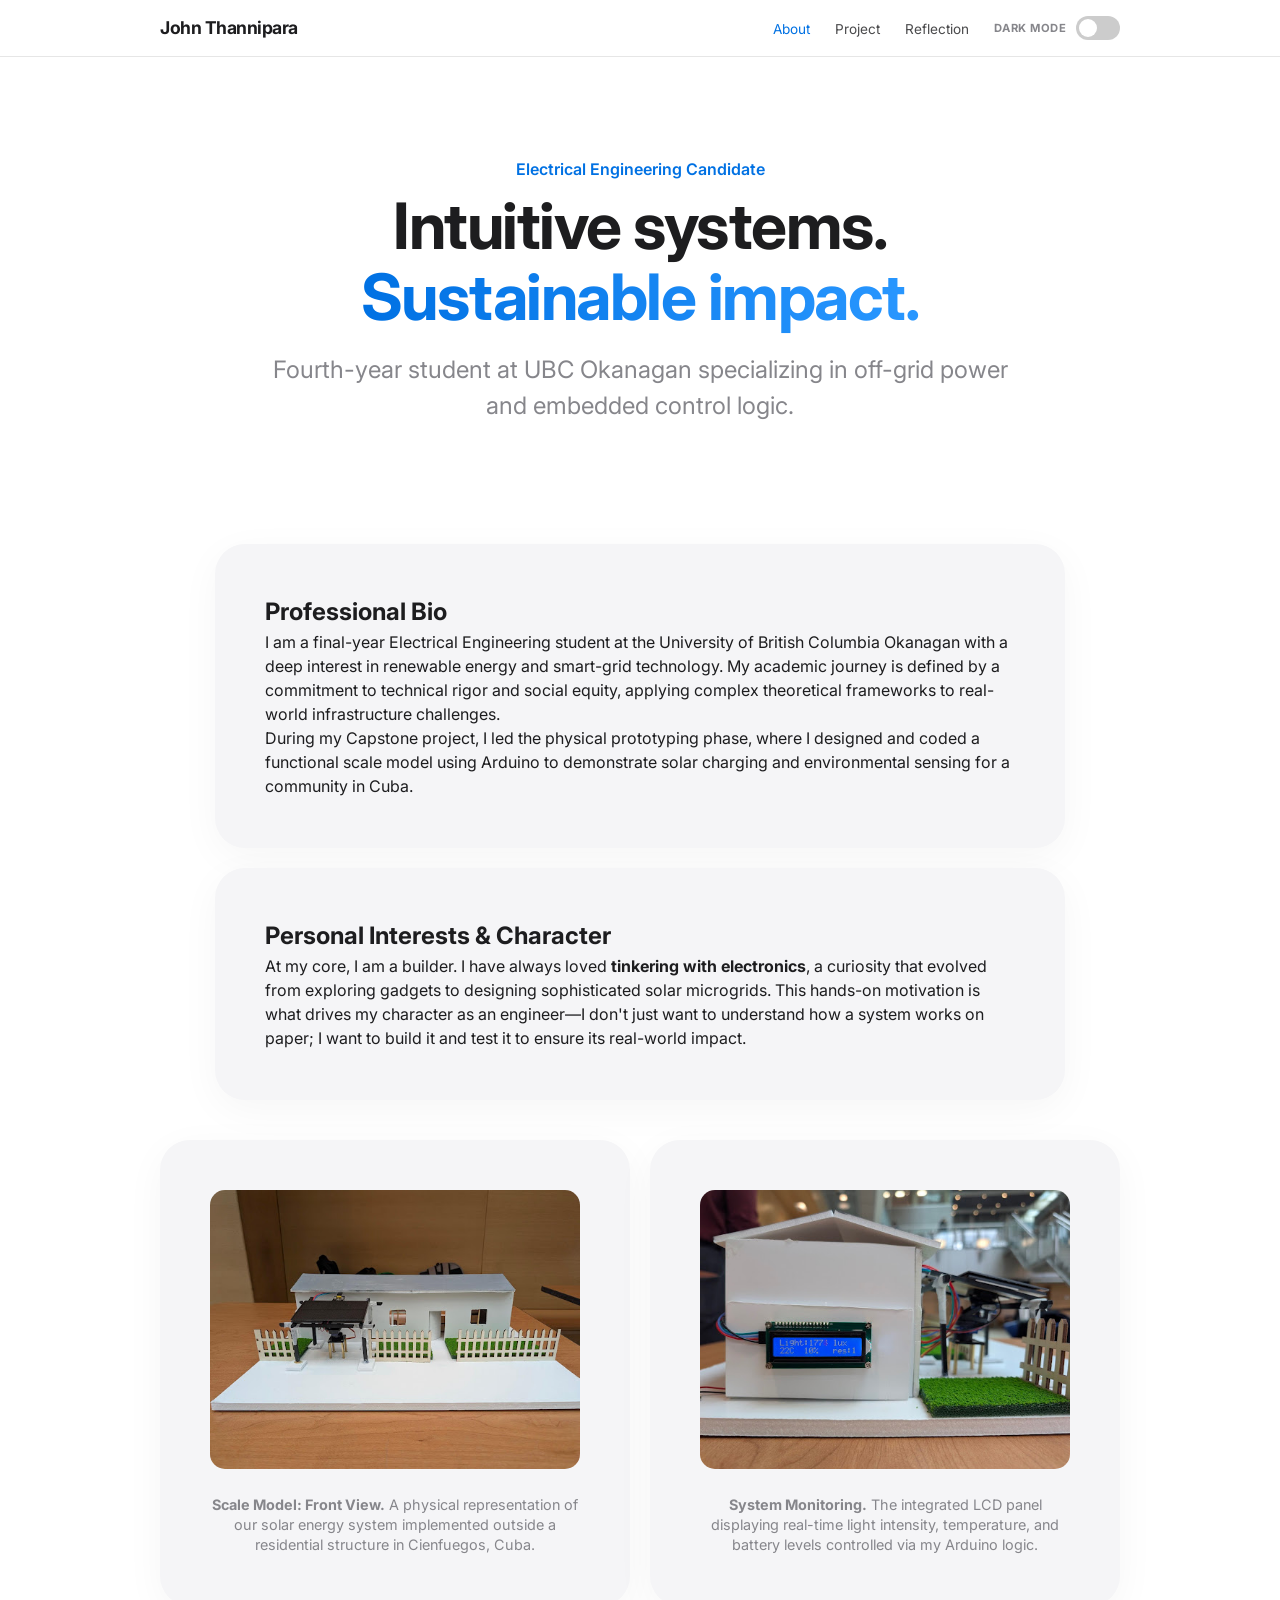
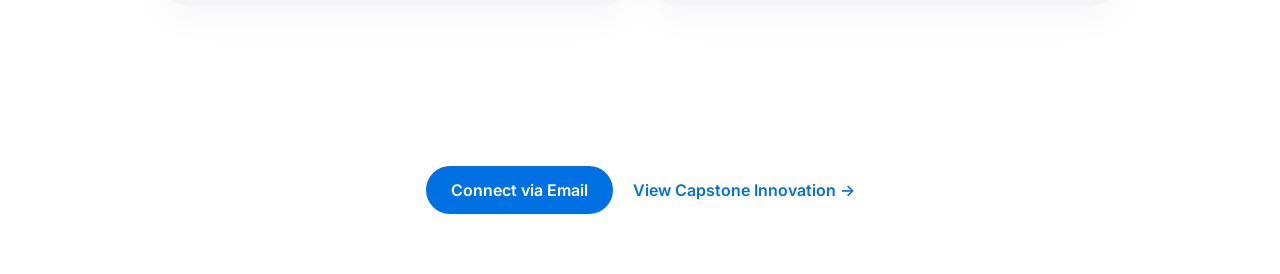
<file: index.html>
<!DOCTYPE html>
<html lang="en">
<head>
    <meta charset="UTF-8">
    <meta name="viewport" content="width=device-width, initial-scale=1.0">
    <title>About Me | John Thannipara</title>
    <link rel="stylesheet" href="style.css">
</head>
<body>
    <nav>
        <div class="nav-content">
            <div class="logo">John Thannipara</div>
            <ul>
                <li><a href="index.html" class="active">About</a></li>
                <li><a href="project.html">Project</a></li>
                <li><a href="reflection.html">Reflection</a></li>
                <li class="switch-container">
                    <span class="mode-label">Dark Mode</span>
                    <label class="theme-switch">
                        <input type="checkbox" id="theme-checkbox">
                        <span class="slider"></span>
                    </label>
                </li>
            </ul>
        </div>
    </nav>

    <main class="animate-fade">
        <section class="hero">
            <p class="eyebrow">Electrical Engineering Candidate</p>
            <h1>Intuitive systems. <br><span class="gradient-text">Sustainable impact.</span></h1>
            <p class="hero-subtext">Fourth-year student at UBC Okanagan specializing in off-grid power and embedded control logic.</p>
        </section>

        <section class="apple-card">
            <h2>Professional Bio</h2>
            <p>I am a final-year Electrical Engineering student at the University of British Columbia Okanagan with a deep interest in renewable energy and smart-grid technology. My academic journey is defined by a commitment to technical rigor and social equity, applying complex theoretical frameworks to real-world infrastructure challenges.</p>
            <p>During my Capstone project, I led the physical prototyping phase, where I designed and coded a functional scale model using Arduino to demonstrate solar charging and environmental sensing for a community in Cuba.</p>
        </section>

        <section class="apple-card">
            <h2>Personal Interests & Character</h2>
            <p>At my core, I am a builder. I have always loved <strong>tinkering with electronics</strong>, a curiosity that evolved from exploring gadgets to designing sophisticated solar microgrids. This hands-on motivation is what drives my character as an engineer—I don't just want to understand how a system works on paper; I want to build it and test it to ensure its real-world impact.</p>
        </section>

        <div class="grid-container">
            <div class="apple-card">
                <img src="model-front.jpg" alt="Front view of the solar scale model">
                <div class="caption"><strong>Scale Model: Front View.</strong> A physical representation of our solar energy system implemented outside a residential structure in Cienfuegos, Cuba.</div>
            </div>
            <div class="apple-card">
                <img src="model-led.jpg" alt="LCD panel showing system data">
                <div class="caption"><strong>System Monitoring.</strong> The integrated LCD panel displaying real-time light intensity, temperature, and battery levels controlled via my Arduino logic.</div>
            </div>
        </div>

        <section class="hero-mini">
            <div class="cta-group">
                <a href="mailto:your.email@ubc.ca" class="apple-btn">Connect via Email</a>
                <a href="project.html" class="link-btn">View Capstone Innovation →</a>
            </div>
        </section>
    </main>

    <script src="theme.js"></script>
</body>
</html>
</file>
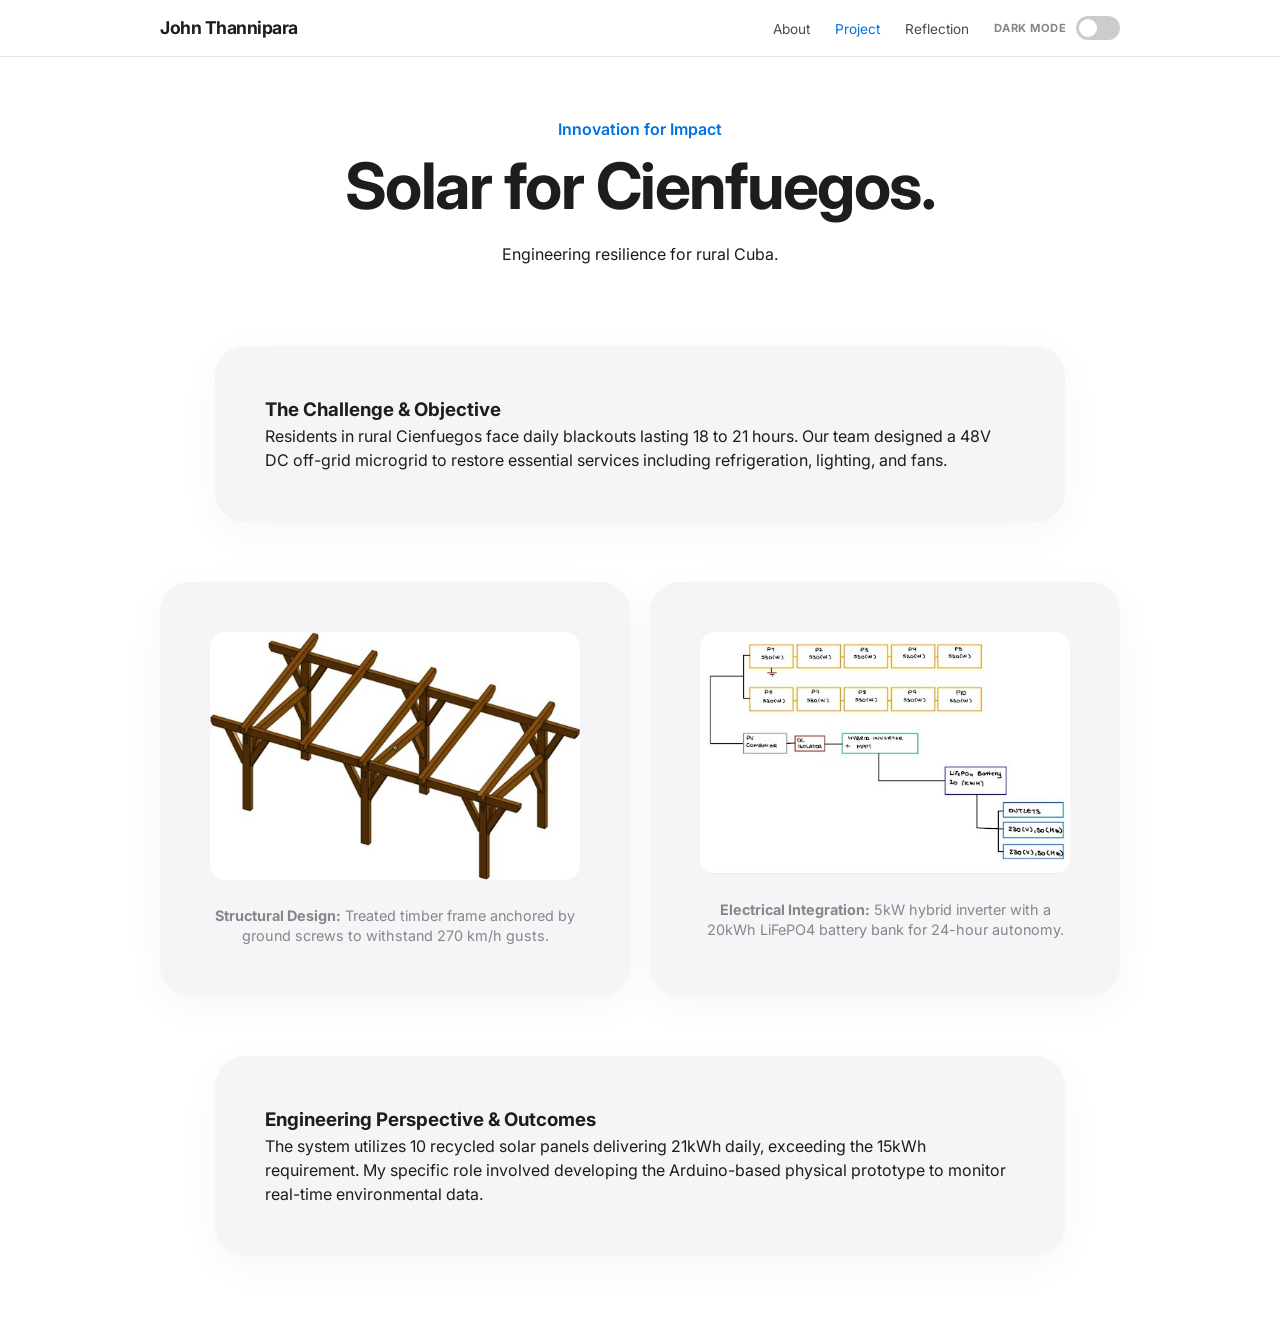
<file: project.html>
<!DOCTYPE html>
<html lang="en">
<head>
    <meta charset="UTF-8">
    <meta name="viewport" content="width=device-width, initial-scale=1.0">
    <title>Capstone | Solar for Cienfuegos</title>
    <link rel="stylesheet" href="style.css">
</head>
<body>
    <nav>
        <div class="nav-content">
            <div class="logo">John Thannipara</div>
            <ul>
                <li><a href="index.html">About</a></li>
                <li><a href="project.html" class="active">Project</a></li>
                <li><a href="reflection.html">Reflection</a></li>
                <li class="switch-container">
                    <span class="mode-label">Dark Mode</span>
                    <label class="theme-switch">
                        <input type="checkbox" id="theme-checkbox">
                        <span class="slider"></span>
                    </label>
                </li>
            </ul>
        </div>
    </nav>

    <main class="animate-fade">
        <section class="hero-mini">
            <p class="eyebrow">Innovation for Impact</p>
            <h1>Solar for Cienfuegos.</h1>
            <p>Engineering resilience for rural Cuba.</p>
        </section>

        <div class="grid-container">
            <div class="apple-card wide">
                <h3>The Challenge & Objective</h3>
                <p>Residents in rural Cienfuegos face daily blackouts lasting 18 to 21 hours. Our team designed a 48V DC off-grid microgrid to restore essential services including refrigeration, lighting, and fans.</p>
            </div>

            <div class="apple-card">
                <img src="prototype.jpg" alt="Ground Mount CAD">
                <div class="caption"><strong>Structural Design:</strong> Treated timber frame anchored by ground screws to withstand 270 km/h gusts.</div>
            </div>

            <div class="apple-card">
                <img src="schematic.jpg" alt="Electrical Schematic">
                <div class="caption"><strong>Electrical Integration:</strong> 5kW hybrid inverter with a 20kWh LiFePO4 battery bank for 24-hour autonomy.</div>
            </div>

            <div class="apple-card wide">
                <h3>Engineering Perspective & Outcomes</h3>
                <p>The system utilizes 10 recycled solar panels delivering 21kWh daily, exceeding the 15kWh requirement. My specific role involved developing the Arduino-based physical prototype to monitor real-time environmental data.</p>
            </div>
        </div>
    </main>

    <script src="theme.js"></script>
</body>
</html>
</file>
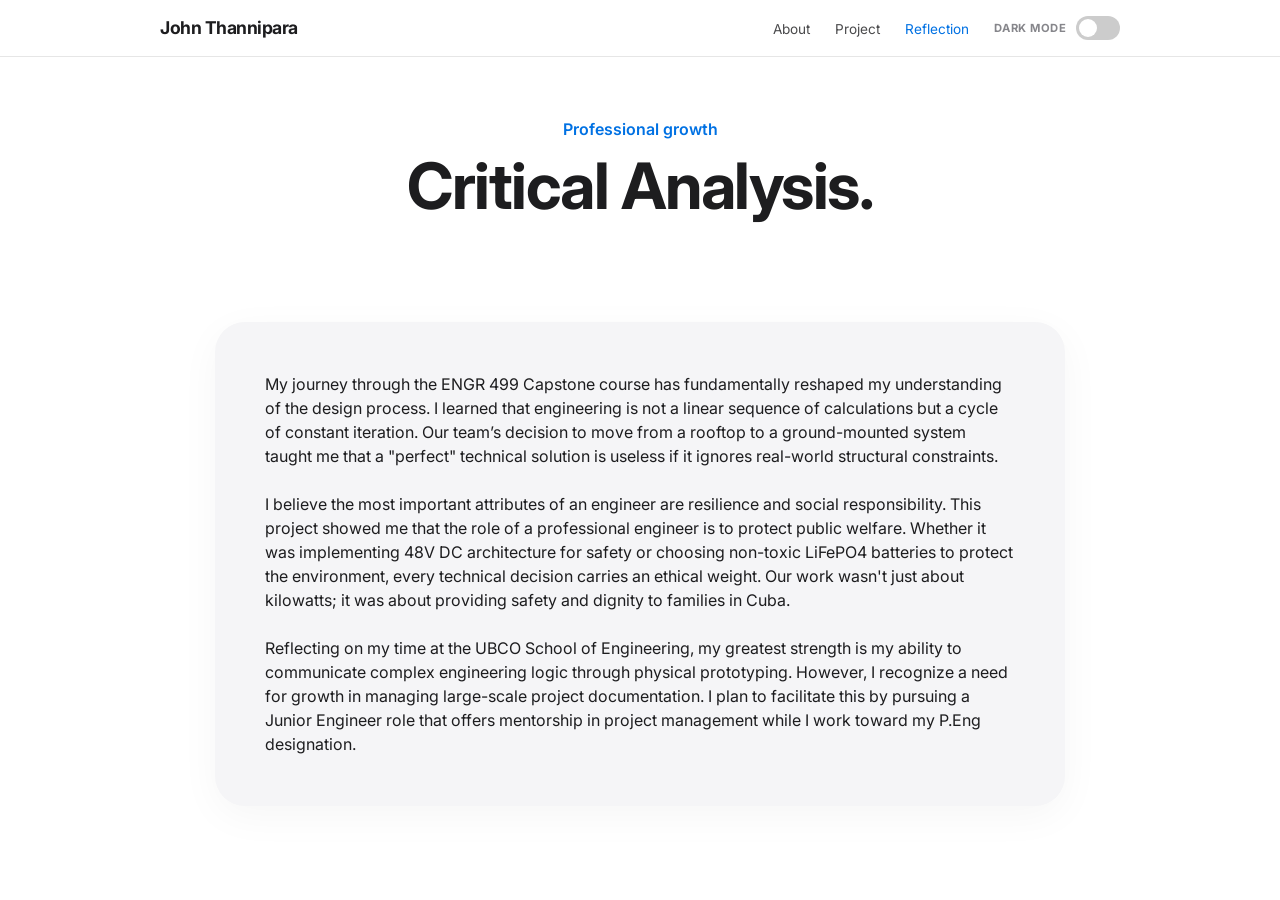
<file: reflection.html>
<!DOCTYPE html>
<html lang="en">
<head>
    <meta charset="UTF-8">
    <meta name="viewport" content="width=device-width, initial-scale=1.0">
    <title>Reflection | Growth</title>
    <link rel="stylesheet" href="style.css">
</head>
<body>
    <nav>
        <div class="nav-content">
            <div class="logo">John Thannipara</div>
            <ul>
                <li><a href="index.html">About</a></li>
                <li><a href="project.html">Project</a></li>
                <li><a href="reflection.html" class="active">Reflection</a></li>
                <li class="switch-container">
                    <span class="mode-label">Dark Mode</span>
                    <label class="theme-switch">
                        <input type="checkbox" id="theme-checkbox">
                        <span class="slider"></span>
                    </label>
                </li>
            </ul>
        </div>
    </nav>

    <main class="animate-fade">
        <section class="hero-mini">
            <p class="eyebrow">Professional growth</p>
            <h1>Critical Analysis.</h1>
        </section>

        <section class="apple-card">
            <p>My journey through the ENGR 499 Capstone course has fundamentally reshaped my understanding of the design process. I learned that engineering is not a linear sequence of calculations but a cycle of constant iteration. Our team’s decision to move from a rooftop to a ground-mounted system taught me that a "perfect" technical solution is useless if it ignores real-world structural constraints.</p>
            <br>
            <p>I believe the most important attributes of an engineer are resilience and social responsibility. This project showed me that the role of a professional engineer is to protect public welfare. Whether it was implementing 48V DC architecture for safety or choosing non-toxic LiFePO4 batteries to protect the environment, every technical decision carries an ethical weight. Our work wasn't just about kilowatts; it was about providing safety and dignity to families in Cuba.</p>
            <br>
            <p>Reflecting on my time at the UBCO School of Engineering, my greatest strength is my ability to communicate complex engineering logic through physical prototyping. However, I recognize a need for growth in managing large-scale project documentation. I plan to facilitate this by pursuing a Junior Engineer role that offers mentorship in project management while I work toward my P.Eng designation.</p>
        </section>
    </main>

    <script src="theme.js"></script>
</body>
</html>
</file>
<file: style.css>
@import url('https://fonts.googleapis.com/css2?family=Inter:wght@300;400;600;700&display=swap');

/* --- UNIVERSAL COLOR VARIABLES --- */
:root {
    --white: #ffffff;
    --black: #1d1d1f;
    --gray: #f5f5f7;
    --accent: #0071e3;
    --accent-hover: #0077ed;
    --text-dim: #86868b;
    --nav-bg: rgba(255, 255, 255, 0.8);
    --card-shadow: 0 10px 40px rgba(0,0,0,0.04);
}

/* --- DARK MODE OVERRIDES --- */
[data-theme="dark"] {
    --white: #000000;
    --black: #f5f5f7;
    --gray: #1c1c1e;
    --accent: #2997ff;
    --accent-hover: #40a2ff;
    --text-dim: #a1a1a6;
    --nav-bg: rgba(0, 0, 0, 0.8);
    --card-shadow: 0 10px 40px rgba(0,0,0,0.4);
}

* { margin: 0; padding: 0; box-sizing: border-box; }

body {
    font-family: 'Inter', -apple-system, BlinkMacSystemFont, sans-serif;
    background-color: var(--white);
    color: var(--black);
    line-height: 1.5;
    -webkit-font-smoothing: antialiased;
    transition: background-color 0.3s ease, color 0.3s ease;
}

/* --- NAVIGATION & GLASSMORPHISM --- */
nav {
    position: sticky;
    top: 0;
    width: 100%;
    background: var(--nav-bg);
    backdrop-filter: saturate(180%) blur(20px);
    z-index: 9999;
    border-bottom: 1px solid rgba(128, 128, 128, 0.2);
    transition: background-color 0.3s ease;
}

.nav-content {
    max-width: 1000px;
    margin: 0 auto;
    display: flex;
    justify-content: space-between;
    padding: 15px 20px;
    align-items: center;
}

.logo { font-weight: 700; font-size: 1.1rem; letter-spacing: -0.5px; }

nav ul { display: flex; list-style: none; gap: 25px; align-items: center; }

nav ul li a {
    text-decoration: none;
    color: var(--black);
    font-size: 0.85rem;
    opacity: 0.8;
    transition: 0.3s;
}

nav ul li a:hover, nav ul li a.active { opacity: 1; color: var(--accent); }

/* --- THEME SWITCH STYLING --- */
.switch-container {
    display: flex;
    align-items: center;
    gap: 10px;
}

.theme-switch {
    position: relative;
    display: inline-block;
    width: 44px;
    height: 24px;
}

.theme-switch input { opacity: 0; width: 0; height: 0; }

.slider {
    position: absolute;
    cursor: pointer;
    top: 0; left: 0; right: 0; bottom: 0;
    background-color: #ccc;
    transition: .4s;
    border-radius: 24px;
}

.slider:before {
    position: absolute;
    content: "";
    height: 18px;
    width: 18px;
    left: 3px;
    bottom: 3px;
    background-color: white;
    transition: .4s;
    border-radius: 50%;
}

input:checked + .slider { background-color: var(--accent); }
input:checked + .slider:before { transform: translateX(20px); }

.mode-label {
    font-size: 0.7rem;
    font-weight: 700;
    color: var(--text-dim);
    text-transform: uppercase;
    letter-spacing: 0.5px;
}

/* --- LAYOUT & CARDS --- */
.hero { text-align: center; padding: 100px 20px; max-width: 800px; margin: 0 auto; }
.hero-mini { text-align: center; padding: 60px 20px; }
.eyebrow { color: var(--accent); font-weight: 600; font-size: 1rem; margin-bottom: 10px; }

h1 { 
    font-size: 4rem; 
    font-weight: 700; 
    letter-spacing: -1.5px; 
    line-height: 1.1; 
    margin-bottom: 20px; 
}

.gradient-text {
    background: linear-gradient(90deg, #0071e3, #2997ff);
    -webkit-background-clip: text;
    -webkit-text-fill-color: transparent;
}

.hero-subtext { font-size: 1.5rem; color: var(--text-dim); font-weight: 400; }

.apple-card {
    background: var(--gray);
    border-radius: 30px;
    padding: 50px;
    max-width: 850px;
    margin: 20px auto;
    box-shadow: var(--card-shadow);
    transition: transform 0.4s ease, background-color 0.3s ease;
}

.apple-card:hover { transform: scale(1.01); }

.grid-container {
    display: grid;
    grid-template-columns: 1fr 1fr;
    gap: 20px;
    max-width: 1000px;
    margin: 0 auto 50px;
    padding: 0 20px;
}

.wide { grid-column: span 2; }
.apple-card img { width: 100%; border-radius: 15px; margin-bottom: 20px; }
.caption { font-size: 0.9rem; color: var(--text-dim); text-align: center; line-height: 1.4; }

/* --- BUTTONS --- */
.cta-group { display: flex; justify-content: center; align-items: center; margin-top: 30px; }

.apple-btn {
    background: var(--accent);
    color: #ffffff !important;
    padding: 12px 25px;
    border-radius: 30px;
    text-decoration: none;
    font-weight: 600;
    font-size: 1rem;
    display: inline-block;
    transition: transform 0.2s ease, background-color 0.2s ease;
}

.apple-btn:hover { transform: scale(1.05); background-color: var(--accent-hover); }

.link-btn {
    text-decoration: none;
    color: var(--accent);
    font-weight: 600;
    margin-left: 20px;
    transition: 0.2s;
}

.link-btn:hover { opacity: 0.7; }

/* --- ANIMATIONS --- */
.animate-fade { animation: fadeIn 1.2s cubic-bezier(0.2, 0, 0.2, 1); }

@keyframes fadeIn {
    from { opacity: 0; transform: translateY(20px); }
    to { opacity: 1; transform: translateY(0); }
}

/* --- MOBILE RESPONSIVENESS --- */
@media (max-width: 768px) {
    h1 { font-size: 2.5rem; }
    .nav-content { padding: 10px 15px; }
    nav ul { gap: 15px; }
    .mode-label { display: none; } /* Hide label on small screens to save space */
    .grid-container { grid-template-columns: 1fr; }
    .wide { grid-column: span 1; }
    .cta-group { flex-direction: column; gap: 20px; }
    .link-btn { margin-left: 0; }
}
</file>
